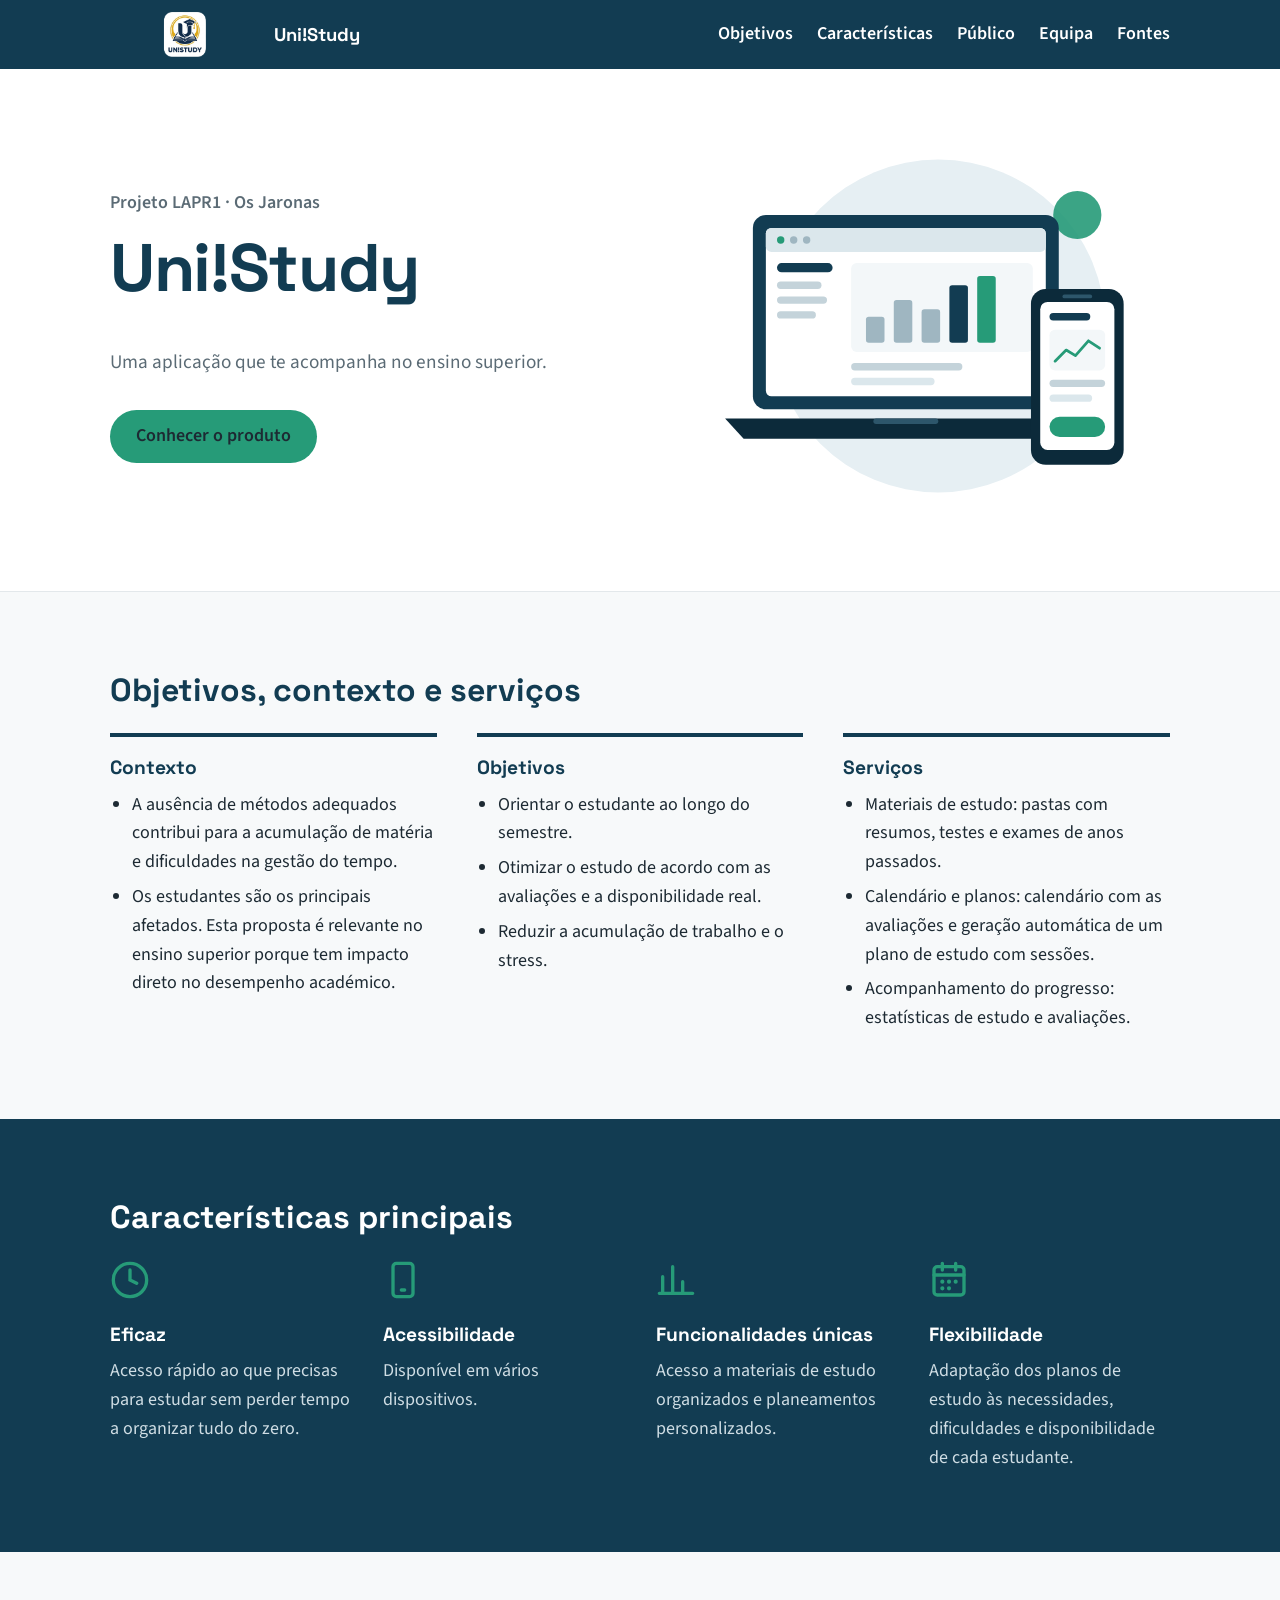
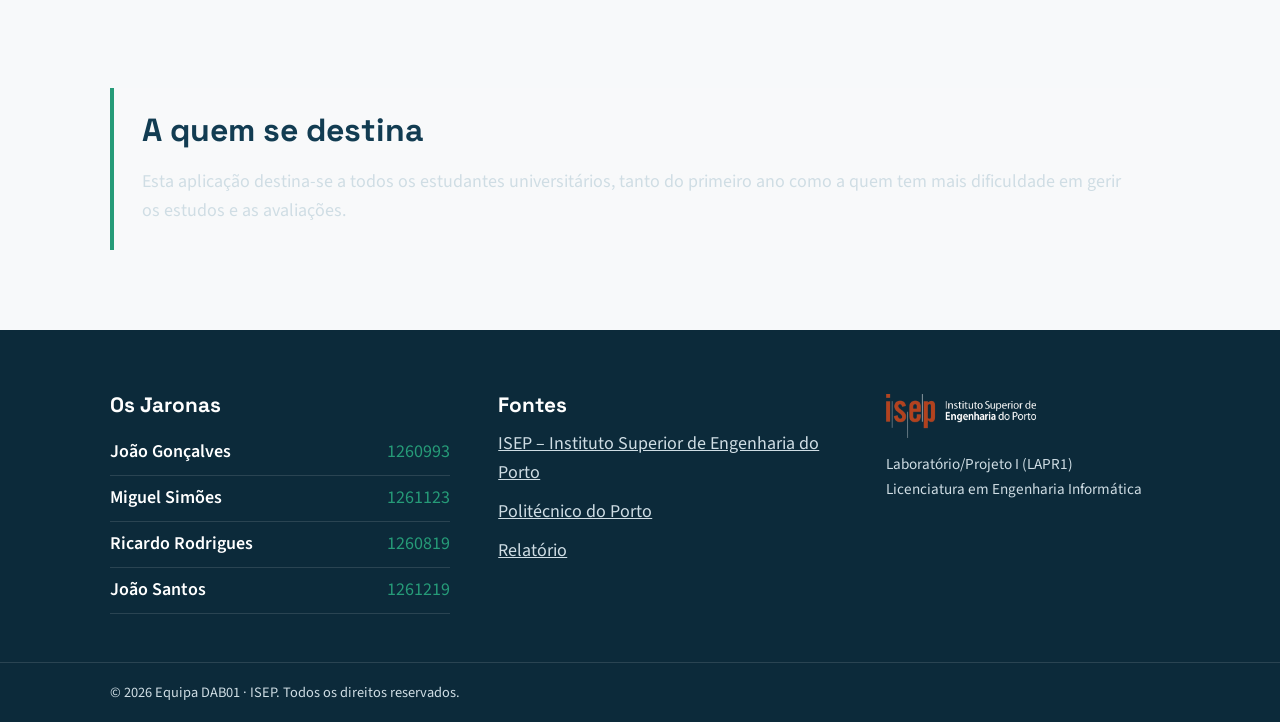
<file: index.html>
<!DOCTYPE html>
<html lang="pt">
<head>
  <meta charset="UTF-8">
  <meta name="viewport" content="width=device-width, initial-scale=1.0">
  <title>Uni!Study | LAPR1 – Os Jaronas DAB01</title>
  <meta name="description" content="Página do projeto LAPR1 da equipa DAB01 – ISEP.">

  <link rel="preconnect" href="https://fonts.googleapis.com">
  <link rel="preconnect" href="https://fonts.gstatic.com" crossorigin>
  <link href="https://fonts.googleapis.com/css2?family=Space+Grotesk:wght@500;700&family=Source+Sans+3:wght@400;600&display=swap" rel="stylesheet">

  <link rel="stylesheet" href="css/style.css">
</head>

<body>

  <header class="cabecalho">
    <div class="contentor cabecalho-interior">
      <a class="marca" href="#inicio">
        <img src="images/App-logo.png" alt="Logótipo Uni!Study" class="logo-isep" style="width: 150px; height: auto;">
        <span class="marca-nome">Uni!Study</span>
      </a>
      <nav aria-label="Menu principal">
        <ul class="menu">
          <li><a href="#objetivos">Objetivos</a></li>
          <li><a href="#caracteristicas">Características</a></li>
          <li><a href="#destinatarios">Público</a></li>
          <li><a href="#equipa">Equipa</a></li>
          <li><a href="#fontes">Fontes</a></li>
        </ul>
      </nav>
    </div>
  </header>

  <main id="inicio">

    <section class="intro">
      <div class="contentor intro-grelha">
        <div class="intro-texto">
          <p class="intro-projeto">Projeto LAPR1 · Os Jaronas</p>
          <h1>Uni!Study</h1>
          <p class="intro-frase">
            Uma aplicação que te acompanha no ensino superior.
          </p>
          <a class="botao" href="#objetivos">Conhecer o produto</a>
        </div>
        <img class="intro-imagem" src="images/ilustracao.svg"
             alt="Ilustração do produto: ecrã de computador e telemóvel com a interface da aplicação">
      </div>
    </section>

    <section id="objetivos" class="seccao">
      <div class="contentor">
        <h2>Objetivos, contexto e serviços</h2>

        <div class="tres-colunas">
          <article class="bloco">
            <h3>Contexto</h3>
            <ul>
              <li>A ausência de métodos adequados contribui para a acumulação de matéria e dificuldades na gestão do tempo.</li>
              <li>Os estudantes são os principais afetados. Esta proposta é relevante no ensino superior porque tem impacto direto no desempenho académico.</li>
            </ul>
          </article>

          <article class="bloco">
            <h3>Objetivos</h3>
            <ul>
              <li>Orientar o estudante ao longo do semestre.</li>
              <li>Otimizar o estudo de acordo com as avaliações e a disponibilidade real.</li>
              <li>Reduzir a acumulação de trabalho e o stress.</li>
            </ul>
          </article>

          <article class="bloco">
            <h3>Serviços</h3>
            <ul>
              <li>Materiais de estudo: pastas com resumos, testes e exames de anos passados.</li>
              <li>Calendário e planos: calendário com as avaliações e geração automática de um plano de estudo com sessões.</li>
              <li>Acompanhamento do progresso: estatísticas de estudo e avaliações.</li>
            </ul>
          </article>
        </div>
      </div>
    </section>

    <section id="caracteristicas" class="seccao seccao-escura">
      <div class="contentor">
        <h2>Características principais</h2>

        <div class="caracteristicas">
          <article class="caracteristica">
            <svg class="icone" viewBox="0 0 24 24" aria-hidden="true">
              <path d="M12 2a10 10 0 1 0 0 20 10 10 0 0 0 0-20zm0 4v6l4 2" fill="none" stroke="currentColor" stroke-width="2" stroke-linecap="round"/>
            </svg>
            <h3>Eficaz</h3>
            <p>Acesso rápido ao que precisas para estudar sem perder tempo a organizar tudo do zero.</p>
          </article>

          <article class="caracteristica">
            <svg class="icone" viewBox="0 0 24 24" aria-hidden="true">
              <rect x="6" y="2" width="12" height="20" rx="2" fill="none" stroke="currentColor" stroke-width="2"/>
              <path d="M11 18h2" stroke="currentColor" stroke-width="2" stroke-linecap="round"/>
            </svg>
            <h3>Acessibilidade</h3>
            <p>Disponível em vários dispositivos.</p>
          </article>

          <article class="caracteristica">
            <svg class="icone" viewBox="0 0 24 24" aria-hidden="true">
              <path d="M4 20V10M10 20V4M16 20v-7M22 20H2" fill="none" stroke="currentColor" stroke-width="2" stroke-linecap="round"/>
            </svg>
            <h3>Funcionalidades únicas</h3>
            <p>Acesso a materiais de estudo organizados e planeamentos personalizados.</p>
          </article>

          <article class="caracteristica">
            <svg class="icone" viewBox="0 0 24 24" aria-hidden="true">
              <rect x="3" y="4" width="18" height="17" rx="2" fill="none" stroke="currentColor" stroke-width="2"/>
              <path d="M3 9h18M8 2v4M16 2v4" fill="none" stroke="currentColor" stroke-width="2" stroke-linecap="round"/>
              <path d="M8 13h.01M12 13h.01M16 13h.01M8 17h.01M12 17h.01" fill="none" stroke="currentColor" stroke-width="2.5" stroke-linecap="round"/>
            </svg>
            <h3>Flexibilidade</h3>
            <p>Adaptação dos planos de estudo às necessidades, dificuldades e disponibilidade de cada estudante.</p>
          </article>
        </div>
      </div>
    </section>

    <section id="destinatarios" class="seccao">
      <div class="contentor">
        <div class="publico">
          <h2>A quem se destina</h2>
          <p>Esta aplicação destina-se a todos os estudantes universitários, tanto do primeiro ano como a quem tem mais dificuldade em gerir os estudos e as avaliações.</p>
        </div>
      </div>
    </section>

  </main>

  <footer class="rodape">
    <div class="contentor rodape-grelha">

      <section id="equipa">
        <h2>Os Jaronas</h2>
        <ul class="equipa">
          <li><span class="nome">João Gonçalves</span> <span class="numero">1260993</span></li>
          <li><span class="nome">Miguel Simões</span> <span class="numero">1261123</span></li>
          <li><span class="nome">Ricardo Rodrigues</span> <span class="numero">1260819</span></li>
          <li><span class="nome">João Santos</span> <span class="numero">1261219</span></li>
        </ul>
      </section>

      <section id="fontes">
        <h2>Fontes</h2>
        <ul class="fontes">
          <li><a href="https://www.isep.ipp.pt" target="_blank" rel="noopener">ISEP – Instituto Superior de Engenharia do Porto</a></li>
          <li><a href="https://www.ipp.pt" target="_blank" rel="noopener">Politécnico do Porto</a></li>
          <li><a href="Documents/Relatorio_Sprint1.pdf" target="_blank">Relatório</a></li>
        </ul>
      </section>

      <div class="rodape-isep">
        <img src="images/Isep-logo.png" alt="Logótipo ISEP" class="logo-isep logo-rodape" style="width: 150px; height: auto;">
        <p>Laboratório/Projeto I (LAPR1)<br>Licenciatura em Engenharia Informática</p>
      </div>

    </div>

    <div class="copyright">
      <div class="contentor">
        <p>&copy; 2026 Equipa DAB01 · ISEP. Todos os direitos reservados.</p>
      </div>
    </div>
  </footer>

</body>
</html>
</file>
<file: css/style.css>
/* =========================================================
   CORES DO SITE
   Muda aqui e o site todo muda de uma vez.
   ========================================================= */
:root {
  --cor-principal: #123c52;   /* azul petróleo: cabeçalho, títulos, rodapé */
  --cor-destaque:  #269B78;   /* âmbar: botão e pormenores */
  --cor-texto:     #1d2a33;   /* texto normal */
  --cor-suave:     #5b6b75;   /* texto secundário */
  --cor-fundo:     #f7f9fa;   /* fundo da página */
  --cor-branco:    #ffffff;

  --letra-titulos: "Space Grotesk", Arial, sans-serif;
  --letra-texto:   "Source Sans 3", Arial, sans-serif;
}

/* =========================================================
   BASE
   ========================================================= */
* { box-sizing: border-box; }

html { scroll-behavior: smooth; }

body {
  margin: 0;
  font-family: var(--letra-texto);
  font-size: 18px;
  line-height: 1.6;
  color: var(--cor-texto);
  background: var(--cor-fundo);
}

h1, h2, h3 {
  font-family: var(--letra-titulos);
  line-height: 1.15;
  margin: 0 0 0.6em;
}

h2 { font-size: 2rem; color: var(--cor-principal); }
h3 { font-size: 1.2rem; }

img { max-width: 100%; display: block; }

a { color: var(--cor-principal); }

a:focus-visible, .botao:focus-visible {
  outline: 3px solid var(--cor-destaque);
  outline-offset: 3px;
}

/* Largura máxima do conteúdo, centrado */
.contentor {
  max-width: 1100px;
  margin: 0 auto;
  padding: 0 20px;
}

/* =========================================================
   CABEÇALHO
   ========================================================= */
.cabecalho {
  background: var(--cor-principal);
  position: sticky;   /* o cabeçalho fica fixo no topo ao fazer scroll */
  top: 0;
  z-index: 10;
}

.cabecalho-interior {
  display: flex;
  align-items: center;
  justify-content: space-between;
  gap: 20px;
  padding-top: 12px;
  padding-bottom: 12px;
  flex-wrap: wrap;
}

.marca {
  display: flex;
  align-items: center;
  gap: 14px;
  text-decoration: none;
  color: var(--cor-branco);
}

.ISEP_marca_cor {
  height: 44px;
  width: auto;
  background: var(--cor-branco);
  padding: 4px 8px;
  border-radius: 4px;
}

.marca-nome {
  font-family: var(--letra-titulos);
  font-weight: 700;
  font-size: 1.15rem;
}

.menu {
  list-style: none;
  display: flex;
  flex-wrap: wrap;
  gap: 6px 24px;
  margin: 0;
  padding: 0;
}

.menu a {
  color: var(--cor-branco);
  text-decoration: none;
  font-weight: 600;
  padding-bottom: 2px;
  border-bottom: 2px solid transparent;
}

.menu a:hover { border-bottom-color: var(--cor-destaque); }

/* =========================================================
   TÍTULO INTRODUTÓRIO
   ========================================================= */
.intro {
  background: var(--cor-branco);
  padding: 72px 0 80px;
  border-bottom: 1px solid #e3e8eb;
}

.intro-grelha {
  display: grid;
  grid-template-columns: 1.1fr 1fr;
  gap: 48px;
  align-items: center;
}

.intro-projeto {
  color: var(--cor-suave);
  font-weight: 600;
  margin: 0 0 12px;
}

.intro h1 {
  font-size: clamp(2.6rem, 6vw, 4.2rem);
  color: var(--cor-principal);
  letter-spacing: -0.02em;
}

.intro-frase {
  font-size: 1.2rem;
  color: var(--cor-suave);
  max-width: 34em;
  margin: 0 0 32px;
}

.botao {
  display: inline-block;
  background: var(--cor-destaque);
  color: var(--cor-texto);
  font-weight: 600;
  text-decoration: none;
  padding: 12px 26px;
  border-radius: 999px;
}

.botao:hover { background: #e8932a; }

/* =========================================================
   SECÇÕES
   ========================================================= */
.seccao { padding: 80px 0; }

.tres-colunas {
  display: grid;
  grid-template-columns: repeat(3, 1fr);
  gap: 40px;
  margin-top: 24px;
}

.bloco {
  border-top: 4px solid var(--cor-principal);
  padding-top: 20px;
}

.bloco h3 { color: var(--cor-principal); }

.bloco ul { padding-left: 1.2em; margin: 0; }
.bloco li { margin-bottom: 6px; }

/* Secção escura (características) */
.seccao-escura {
  background: var(--cor-principal);
  color: var(--cor-branco);
}

.seccao-escura h2 { color: var(--cor-branco); }

.caracteristicas {
  display: grid;
  grid-template-columns: repeat(4, 1fr);
  gap: 32px;
  margin-top: 24px;
}

.icone {
  width: 40px;
  height: 40px;
  color: var(--cor-destaque);
  margin-bottom: 14px;
}

.caracteristica p { color: #cfdde4; margin: 0; }

.publico {
  margin-top: 56px;
  padding: 24px 28px;
  border-left: 4px solid var(--cor-destaque);
  background: rgba(255, 255, 255, 0.06);
}

.publico p { margin: 0; color: #cfdde4; }

/* =========================================================
   RODAPÉ
   ========================================================= */
.rodape {
  background: #0c2a3a;
  color: #cfdde4;
  padding-top: 64px;
}

.rodape h2 {
  color: var(--cor-branco);
  font-size: 1.3rem;
}

.rodape-grelha {
  display: grid;
  grid-template-columns: 1.2fr 1.2fr 1fr;
  gap: 48px;
  padding-bottom: 48px;
}

.equipa, .fontes {
  list-style: none;
  margin: 0;
  padding: 0;
}

.equipa li {
  display: flex;
  justify-content: space-between;
  gap: 16px;
  padding: 8px 0;
  border-bottom: 1px solid rgba(255, 255, 255, 0.12);
}

.equipa .nome { color: var(--cor-branco); font-weight: 600; }
.equipa .numero { color: var(--cor-destaque); }

.fontes li { margin-bottom: 10px; }
.fontes a { color: #cfdde4; }
.fontes a:hover { color: var(--cor-destaque); }

.logo-rodape { height: 56px; margin-bottom: 14px; }

.rodape-isep p { margin: 0; font-size: 0.95rem; }

.copyright {
  border-top: 1px solid rgba(255, 255, 255, 0.12);
  padding: 18px 0;
  font-size: 0.9rem;
}

.copyright p { margin: 0; }

/* =========================================================
   TELEMÓVEL E TABLET
   ========================================================= */
@media (max-width: 900px) {
  .intro-grelha, .tres-colunas, .rodape-grelha { grid-template-columns: 1fr; }
  .caracteristicas { grid-template-columns: repeat(2, 1fr); }
  .intro { padding: 48px 0 56px; }
  .seccao { padding: 56px 0; }
}

@media (max-width: 560px) {
  body { font-size: 17px; }
  .caracteristicas { grid-template-columns: 1fr; }
  .cabecalho { position: static; }
}

@media (prefers-reduced-motion: reduce) {
  html { scroll-behavior: auto; }
}
</file>
